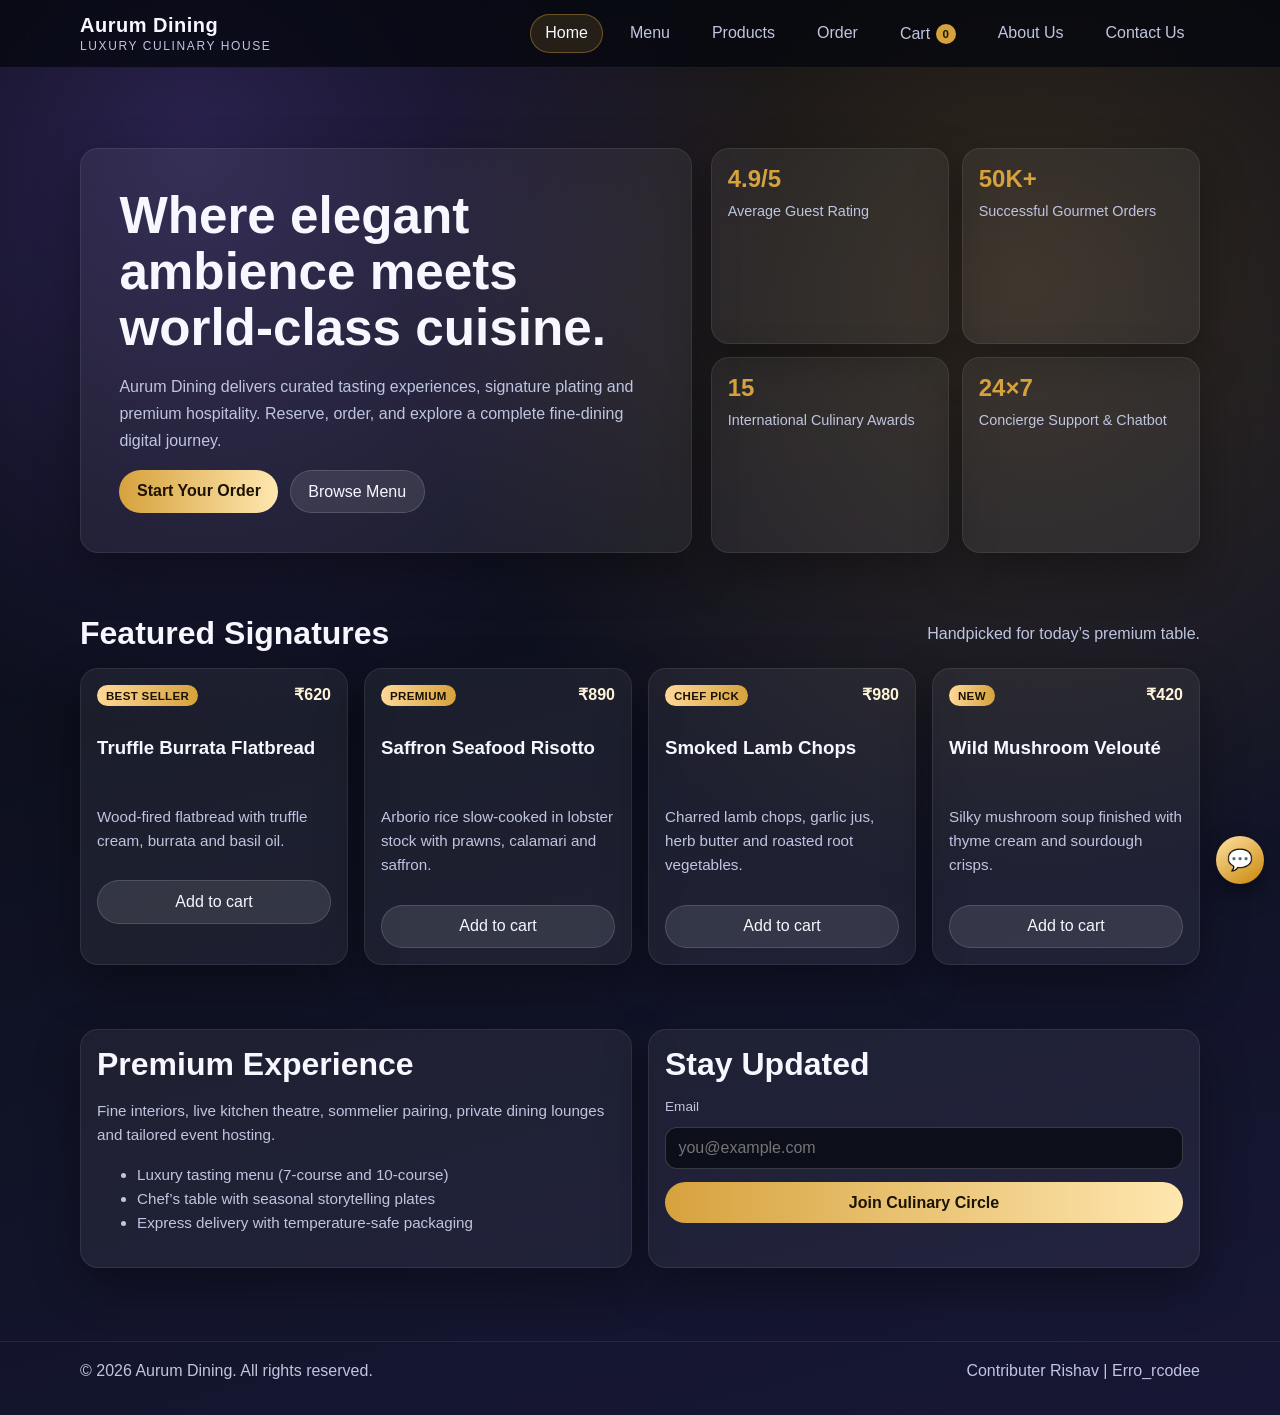
<file: index.html>
<!DOCTYPE html>
<html lang="en">
<head>
  <meta charset="UTF-8" />
  <meta name="viewport" content="width=device-width, initial-scale=1.0" />
  <title>Aurum Dining | Home</title>
  <link rel="stylesheet" href="style.css" />
</head>
<body data-page="home">
  <header>
    <div class="container nav">
      <a class="logo" href="index.html"><strong>Aurum Dining</strong><span>Luxury Culinary House</span></a>
      <nav class="nav-links">
        <a data-page="home" href="index.html">Home</a>
        <a data-page="menu" href="menu.html">Menu</a>
        <a data-page="products" href="products.html">Products</a>
        <a data-page="order" href="order.html">Order</a>
        <a data-page="cart" class="cart-pill" href="cart.html">Cart <span class="cart-count">0</span></a>
        <a data-page="about" href="about.html">About Us</a>
        <a data-page="contact" href="contact.html">Contact Us</a>
      </nav>
    </div>
  </header>

  <main class="container">
    <section class="hero">
      <div class="hero-grid">
        <article class="card hero-main">
          <h1>Where elegant ambience meets world-class cuisine.</h1>
          <p>
            Aurum Dining delivers curated tasting experiences, signature plating and premium hospitality.
            Reserve, order, and explore a complete fine-dining digital journey.
          </p>
          <div class="cta-row">
            <a class="btn btn-primary" href="order.html">Start Your Order</a>
            <a class="btn btn-secondary" href="menu.html">Browse Menu</a>
          </div>
        </article>
        <div class="metric-grid">
          <article class="card metric"><h3>4.9/5</h3><p>Average Guest Rating</p></article>
          <article class="card metric"><h3>50K+</h3><p>Successful Gourmet Orders</p></article>
          <article class="card metric"><h3>15</h3><p>International Culinary Awards</p></article>
          <article class="card metric"><h3>24×7</h3><p>Concierge Support & Chatbot</p></article>
        </div>
      </div>
    </section>

    <section class="section">
      <div class="section-title">
        <h2>Featured Signatures</h2>
        <p>Handpicked for today’s premium table.</p>
      </div>
      <div class="grid" id="featuredProducts"></div>
    </section>

    <section class="section split">
      <article class="card" style="padding:1rem;">
        <div class="section-title"><h2>Premium Experience</h2></div>
        <p class="muted">Fine interiors, live kitchen theatre, sommelier pairing, private dining lounges and tailored event hosting.</p>
        <ul class="muted">
          <li>Luxury tasting menu (7-course and 10-course)</li>
          <li>Chef’s table with seasonal storytelling plates</li>
          <li>Express delivery with temperature-safe packaging</li>
        </ul>
      </article>
      <article class="card" style="padding:1rem;">
        <div class="section-title"><h2>Stay Updated</h2></div>
        <form id="newsletterForm" class="form">
          <label for="newsletterEmail">Email</label>
          <input id="newsletterEmail" type="email" required placeholder="you@example.com" />
          <button class="btn btn-primary" type="submit">Join Culinary Circle</button>
        </form>
        <p id="newsletterNotice" class="notice" hidden>Thank you for subscribing. You’ll receive curated offers and chef updates.</p>
      </article>
    </section>
  </main>

  <footer>
    <div class="container footer-wrap">
      <span>© 2026 Aurum Dining. All rights reserved.</span>
      <span>Contributer Rishav | Erro_rcodee</span>
    </div>
  </footer>

  <script src="script.js"></script>
</body>
</html>
</file>
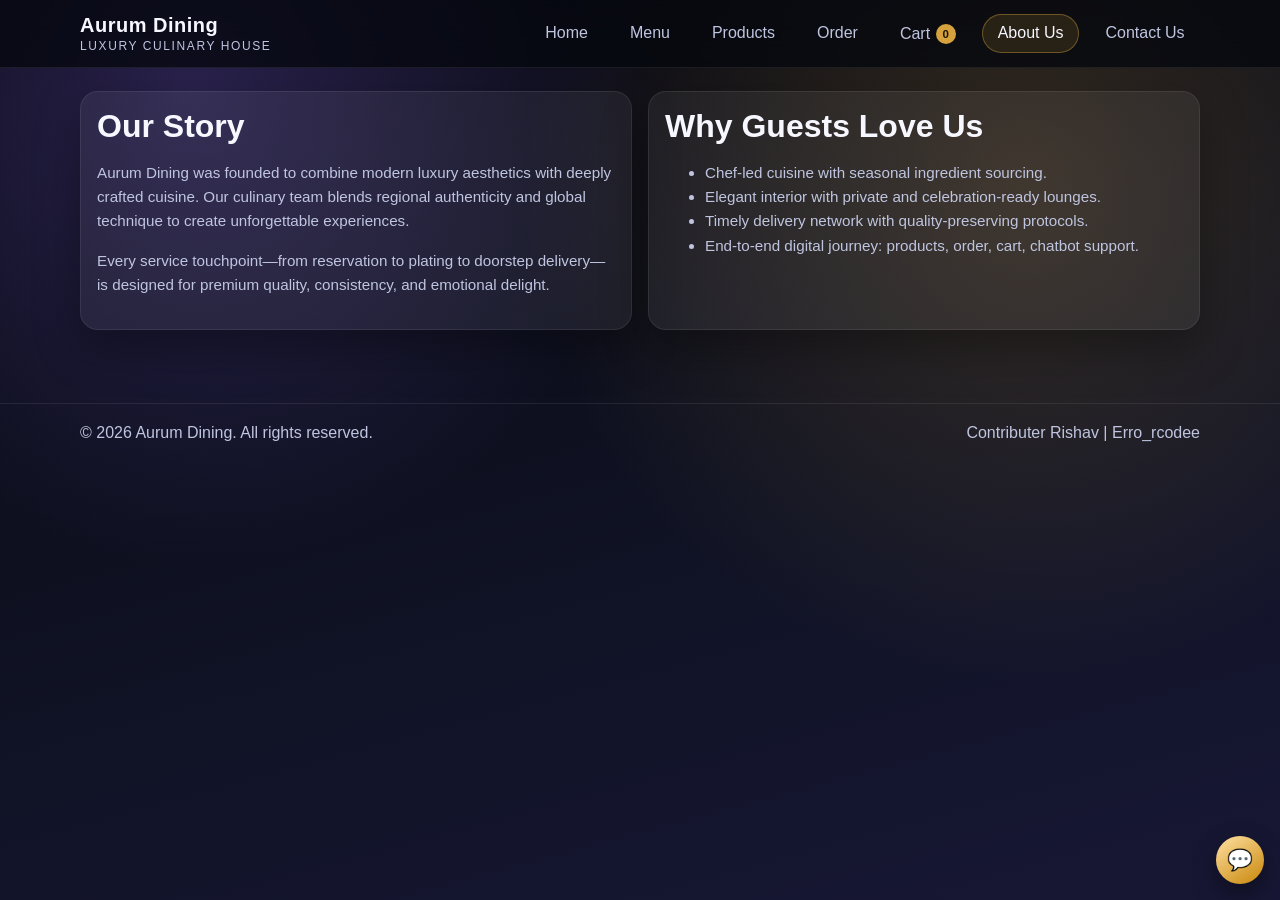
<file: about.html>
<!DOCTYPE html>
<html lang="en">
<head>
  <meta charset="UTF-8" />
  <meta name="viewport" content="width=device-width, initial-scale=1.0" />
  <title>Aurum Dining | About Us</title>
  <link rel="stylesheet" href="style.css" />
</head>
<body data-page="about">
  <header>
    <div class="container nav">
      <a class="logo" href="index.html"><strong>Aurum Dining</strong><span>Luxury Culinary House</span></a>
      <nav class="nav-links">
        <a data-page="home" href="index.html">Home</a>
        <a data-page="menu" href="menu.html">Menu</a>
        <a data-page="products" href="products.html">Products</a>
        <a data-page="order" href="order.html">Order</a>
        <a data-page="cart" class="cart-pill" href="cart.html">Cart <span class="cart-count">0</span></a>
        <a data-page="about" href="about.html">About Us</a>
        <a data-page="contact" href="contact.html">Contact Us</a>
      </nav>
    </div>
  </header>

  <main class="container section split">
    <article class="card" style="padding:1rem;">
      <div class="section-title"><h2>Our Story</h2></div>
      <p class="muted">
        Aurum Dining was founded to combine modern luxury aesthetics with deeply crafted cuisine.
        Our culinary team blends regional authenticity and global technique to create unforgettable experiences.
      </p>
      <p class="muted">
        Every service touchpoint—from reservation to plating to doorstep delivery—is designed for premium quality,
        consistency, and emotional delight.
      </p>
    </article>

    <article class="card" style="padding:1rem;">
      <div class="section-title"><h2>Why Guests Love Us</h2></div>
      <ul class="muted">
        <li>Chef-led cuisine with seasonal ingredient sourcing.</li>
        <li>Elegant interior with private and celebration-ready lounges.</li>
        <li>Timely delivery network with quality-preserving protocols.</li>
        <li>End-to-end digital journey: products, order, cart, chatbot support.</li>
      </ul>
    </article>
  </main>

  <footer>
    <div class="container footer-wrap">
      <span>© 2026 Aurum Dining. All rights reserved.</span>
      <span>Contributer Rishav | Erro_rcodee</span>
    </div>
  </footer>

  <script src="script.js"></script>
</body>
</html>
</file>
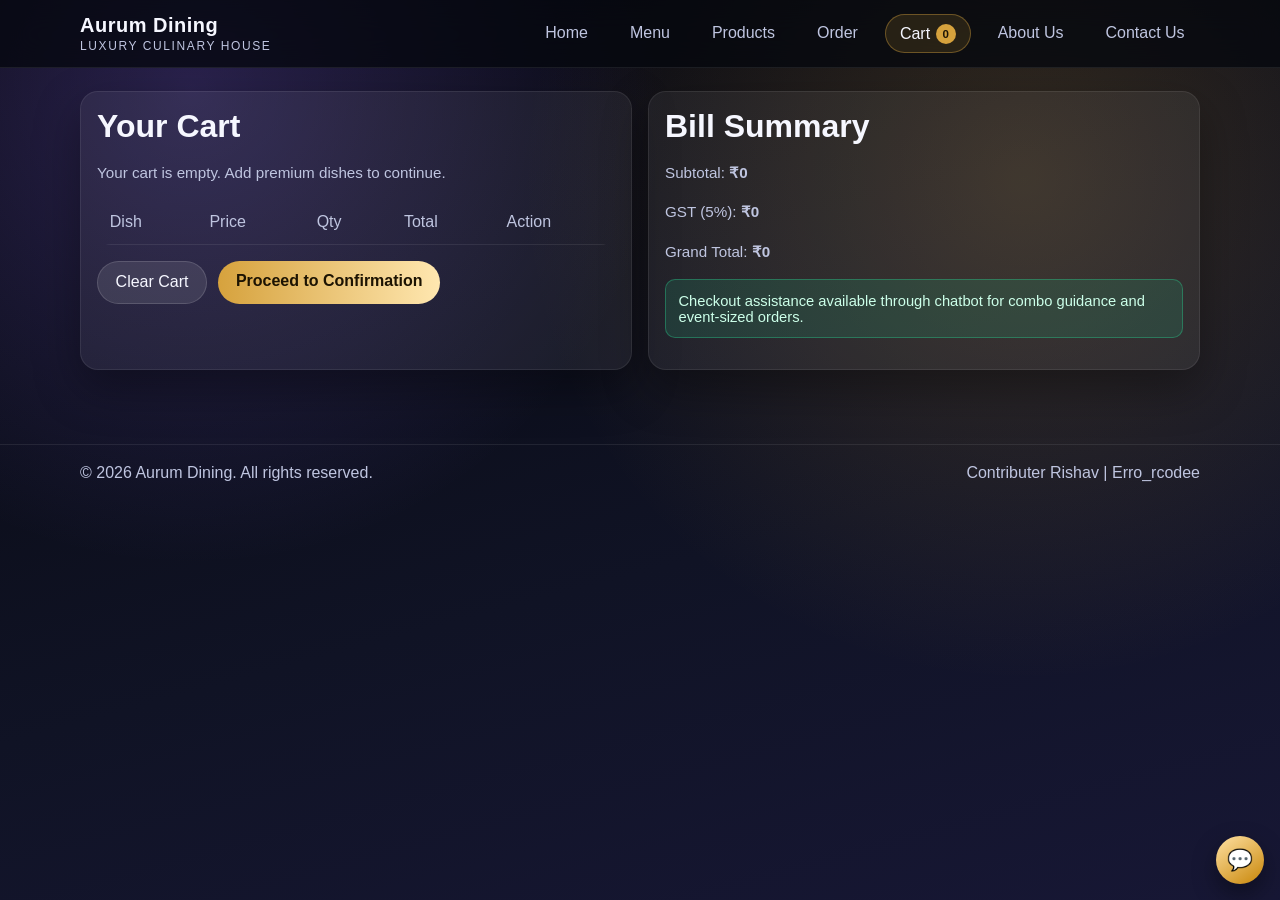
<file: cart.html>
<!DOCTYPE html>
<html lang="en">
<head>
  <meta charset="UTF-8" />
  <meta name="viewport" content="width=device-width, initial-scale=1.0" />
  <title>Aurum Dining | Cart</title>
  <link rel="stylesheet" href="style.css" />
</head>
<body data-page="cart">
  <header>
    <div class="container nav">
      <a class="logo" href="index.html"><strong>Aurum Dining</strong><span>Luxury Culinary House</span></a>
      <nav class="nav-links">
        <a data-page="home" href="index.html">Home</a>
        <a data-page="menu" href="menu.html">Menu</a>
        <a data-page="products" href="products.html">Products</a>
        <a data-page="order" href="order.html">Order</a>
        <a data-page="cart" class="cart-pill" href="cart.html">Cart <span class="cart-count">0</span></a>
        <a data-page="about" href="about.html">About Us</a>
        <a data-page="contact" href="contact.html">Contact Us</a>
      </nav>
    </div>
  </header>

  <main class="container section split">
    <article class="card" style="padding:1rem; overflow:auto;">
      <div class="section-title"><h2>Your Cart</h2></div>
      <p id="cartEmpty" class="muted" hidden>Your cart is empty. Add premium dishes to continue.</p>
      <table class="table">
        <thead>
          <tr><th>Dish</th><th>Price</th><th>Qty</th><th>Total</th><th>Action</th></tr>
        </thead>
        <tbody id="cartBody"></tbody>
      </table>
      <div class="cta-row" style="margin-top:1rem;">
        <button class="btn btn-secondary" id="clearCart">Clear Cart</button>
        <a class="btn btn-primary" href="contact.html">Proceed to Confirmation</a>
      </div>
    </article>

    <article class="card" style="padding:1rem;">
      <div class="section-title"><h2>Bill Summary</h2></div>
      <p class="muted">Subtotal: <strong id="cartSubtotal">₹0</strong></p>
      <p class="muted">GST (5%): <strong id="cartTax">₹0</strong></p>
      <p class="muted">Grand Total: <strong id="cartFinal">₹0</strong></p>
      <p class="notice">Checkout assistance available through chatbot for combo guidance and event-sized orders.</p>
    </article>
  </main>

  <footer>
    <div class="container footer-wrap">
      <span>© 2026 Aurum Dining. All rights reserved.</span>
      <span>Contributer Rishav | Erro_rcodee</span>
    </div>
  </footer>

  <script src="script.js"></script>
</body>
</html>
</file>
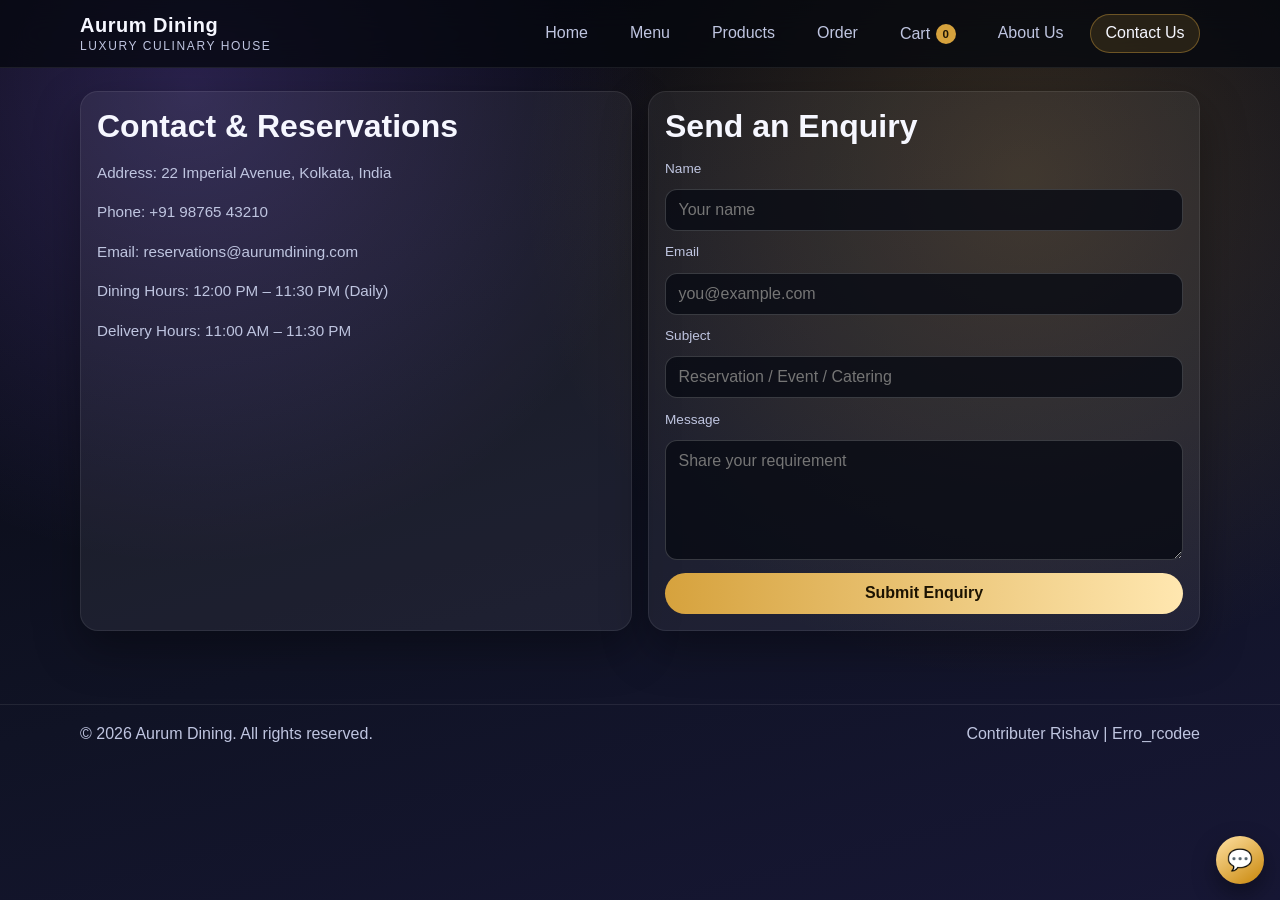
<file: contact.html>
<!DOCTYPE html>
<html lang="en">
<head>
  <meta charset="UTF-8" />
  <meta name="viewport" content="width=device-width, initial-scale=1.0" />
  <title>Aurum Dining | Contact Us</title>
  <link rel="stylesheet" href="style.css" />
</head>
<body data-page="contact">
  <header>
    <div class="container nav">
      <a class="logo" href="index.html"><strong>Aurum Dining</strong><span>Luxury Culinary House</span></a>
      <nav class="nav-links">
        <a data-page="home" href="index.html">Home</a>
        <a data-page="menu" href="menu.html">Menu</a>
        <a data-page="products" href="products.html">Products</a>
        <a data-page="order" href="order.html">Order</a>
        <a data-page="cart" class="cart-pill" href="cart.html">Cart <span class="cart-count">0</span></a>
        <a data-page="about" href="about.html">About Us</a>
        <a data-page="contact" href="contact.html">Contact Us</a>
      </nav>
    </div>
  </header>

  <main class="container section split">
    <article class="card" style="padding:1rem;">
      <div class="section-title"><h2>Contact & Reservations</h2></div>
      <p class="muted">Address: 22 Imperial Avenue, Kolkata, India</p>
      <p class="muted">Phone: +91 98765 43210</p>
      <p class="muted">Email: reservations@aurumdining.com</p>
      <p class="muted">Dining Hours: 12:00 PM – 11:30 PM (Daily)</p>
      <p class="muted">Delivery Hours: 11:00 AM – 11:30 PM</p>
    </article>

    <article class="card" style="padding:1rem;">
      <div class="section-title"><h2>Send an Enquiry</h2></div>
      <form id="contactForm" class="form">
        <label for="name">Name</label>
        <input id="name" type="text" required placeholder="Your name" />

        <label for="email">Email</label>
        <input id="email" type="email" required placeholder="you@example.com" />

        <label for="subject">Subject</label>
        <input id="subject" type="text" required placeholder="Reservation / Event / Catering" />

        <label for="message">Message</label>
        <textarea id="message" required placeholder="Share your requirement"></textarea>

        <button class="btn btn-primary" type="submit">Submit Enquiry</button>
      </form>
      <p id="contactNotice" class="notice" hidden>Thank you. Our concierge team will contact you shortly.</p>
    </article>
  </main>

  <footer>
    <div class="container footer-wrap">
      <span>© 2026 Aurum Dining. All rights reserved.</span>
      <span>Contributer Rishav | Erro_rcodee</span>
    </div>
  </footer>

  <script src="script.js"></script>
</body>
</html>
</file>
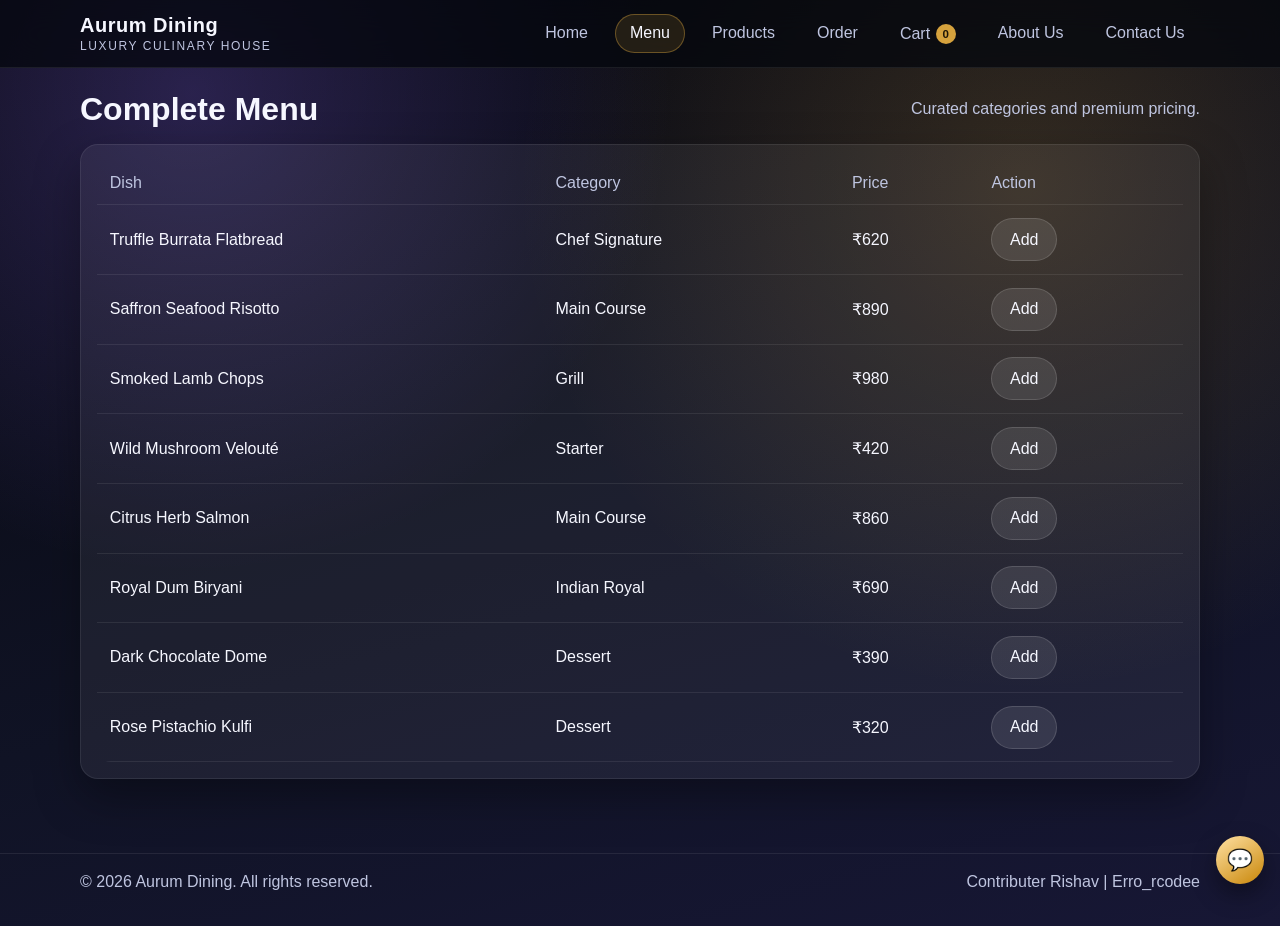
<file: menu.html>
<!DOCTYPE html>
<html lang="en">
<head>
  <meta charset="UTF-8" />
  <meta name="viewport" content="width=device-width, initial-scale=1.0" />
  <title>Aurum Dining | Menu</title>
  <link rel="stylesheet" href="style.css" />
</head>
<body data-page="menu">
  <header>
    <div class="container nav">
      <a class="logo" href="index.html"><strong>Aurum Dining</strong><span>Luxury Culinary House</span></a>
      <nav class="nav-links">
        <a data-page="home" href="index.html">Home</a>
        <a data-page="menu" href="menu.html">Menu</a>
        <a data-page="products" href="products.html">Products</a>
        <a data-page="order" href="order.html">Order</a>
        <a data-page="cart" class="cart-pill" href="cart.html">Cart <span class="cart-count">0</span></a>
        <a data-page="about" href="about.html">About Us</a>
        <a data-page="contact" href="contact.html">Contact Us</a>
      </nav>
    </div>
  </header>

  <main class="container section">
    <div class="section-title">
      <h2>Complete Menu</h2>
      <p>Curated categories and premium pricing.</p>
    </div>
    <article class="card" style="padding:1rem; overflow:auto;">
      <table class="table">
        <thead>
          <tr><th>Dish</th><th>Category</th><th>Price</th><th>Action</th></tr>
        </thead>
        <tbody id="menuTableBody"></tbody>
      </table>
    </article>
  </main>

  <footer>
    <div class="container footer-wrap">
      <span>© 2026 Aurum Dining. All rights reserved.</span>
      <span>Contributer Rishav | Erro_rcodee</span>
    </div>
  </footer>

  <script src="script.js"></script>
</body>
</html>
</file>
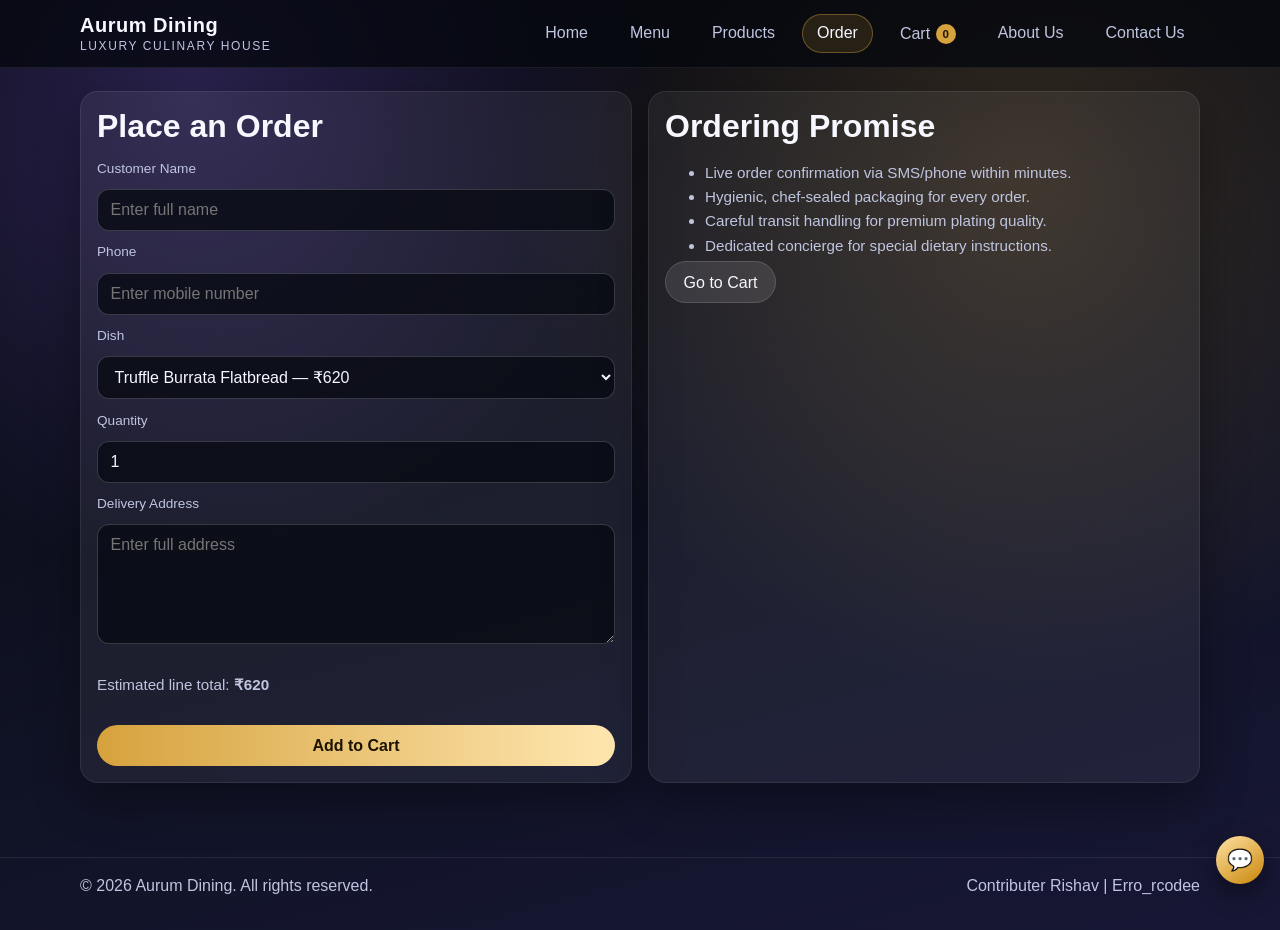
<file: order.html>
<!DOCTYPE html>
<html lang="en">
<head>
  <meta charset="UTF-8" />
  <meta name="viewport" content="width=device-width, initial-scale=1.0" />
  <title>Aurum Dining | Order</title>
  <link rel="stylesheet" href="style.css" />
</head>
<body data-page="order">
  <header>
    <div class="container nav">
      <a class="logo" href="index.html"><strong>Aurum Dining</strong><span>Luxury Culinary House</span></a>
      <nav class="nav-links">
        <a data-page="home" href="index.html">Home</a>
        <a data-page="menu" href="menu.html">Menu</a>
        <a data-page="products" href="products.html">Products</a>
        <a data-page="order" href="order.html">Order</a>
        <a data-page="cart" class="cart-pill" href="cart.html">Cart <span class="cart-count">0</span></a>
        <a data-page="about" href="about.html">About Us</a>
        <a data-page="contact" href="contact.html">Contact Us</a>
      </nav>
    </div>
  </header>

  <main class="container section split">
    <article class="card" style="padding:1rem;">
      <div class="section-title"><h2>Place an Order</h2></div>
      <form id="orderForm" class="form">
        <label for="orderName">Customer Name</label>
        <input id="orderName" type="text" required placeholder="Enter full name" />

        <label for="orderPhone">Phone</label>
        <input id="orderPhone" type="tel" required placeholder="Enter mobile number" />

        <label for="orderProduct">Dish</label>
        <select id="orderProduct"></select>

        <label for="orderQty">Quantity</label>
        <input id="orderQty" type="number" min="1" value="1" required />

        <label for="orderAddress">Delivery Address</label>
        <textarea id="orderAddress" required placeholder="Enter full address"></textarea>

        <p class="muted">Estimated line total: <strong id="orderTotal">₹0</strong></p>
        <button class="btn btn-primary" type="submit">Add to Cart</button>
      </form>
      <p id="orderNotice" class="notice" hidden></p>
    </article>

    <article class="card" style="padding:1rem;">
      <div class="section-title"><h2>Ordering Promise</h2></div>
      <ul class="muted">
        <li>Live order confirmation via SMS/phone within minutes.</li>
        <li>Hygienic, chef-sealed packaging for every order.</li>
        <li>Careful transit handling for premium plating quality.</li>
        <li>Dedicated concierge for special dietary instructions.</li>
      </ul>
      <a class="btn btn-secondary" href="cart.html">Go to Cart</a>
    </article>
  </main>

  <footer>
    <div class="container footer-wrap">
      <span>© 2026 Aurum Dining. All rights reserved.</span>
      <span>Contributer Rishav | Erro_rcodee</span>
    </div>
  </footer>

  <script src="script.js"></script>
</body>
</html>
</file>
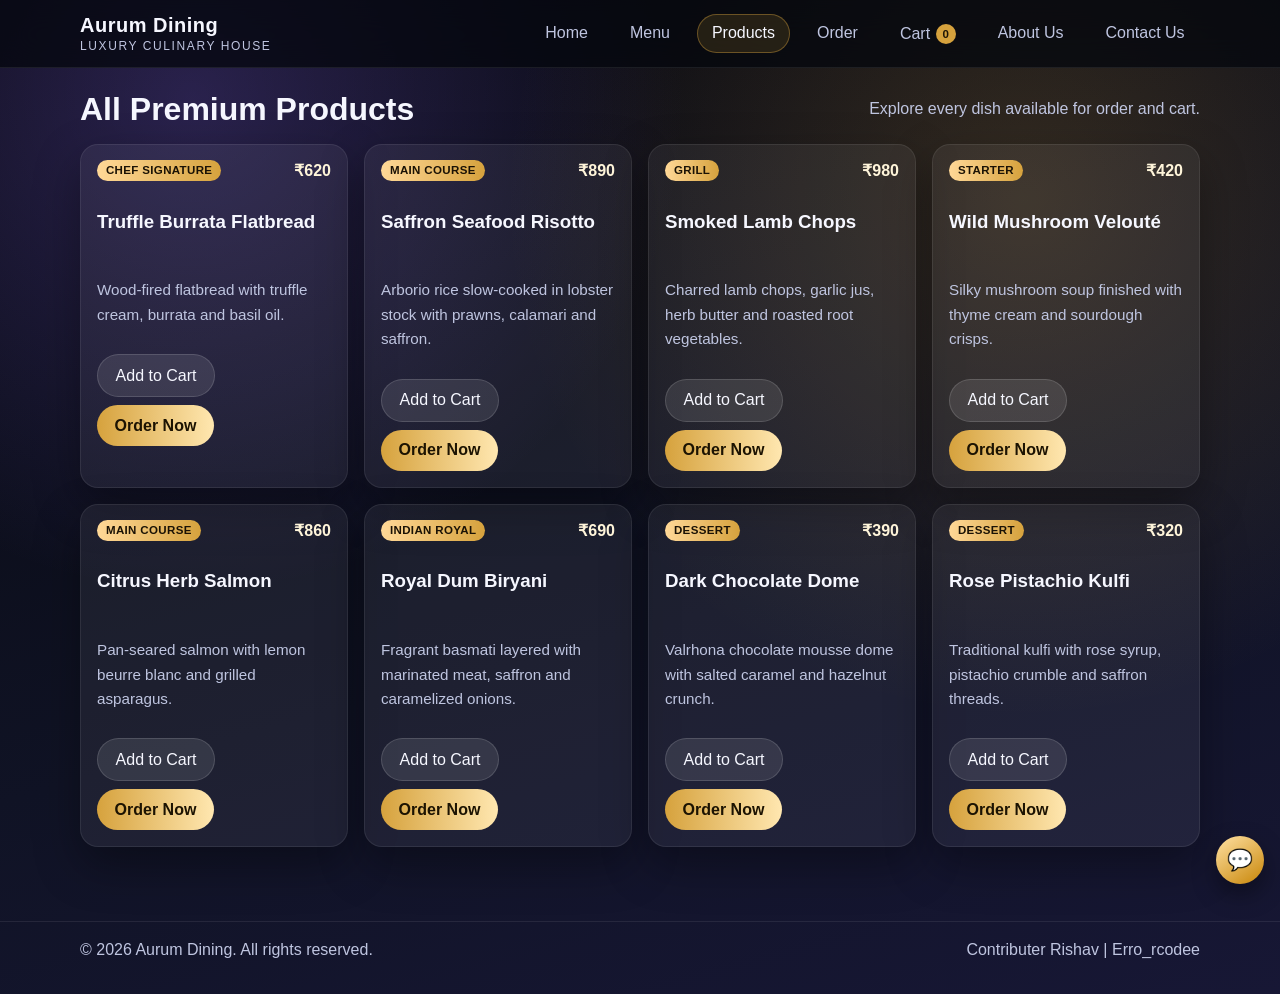
<file: products.html>
<!DOCTYPE html>
<html lang="en">
<head>
  <meta charset="UTF-8" />
  <meta name="viewport" content="width=device-width, initial-scale=1.0" />
  <title>Aurum Dining | Products</title>
  <link rel="stylesheet" href="style.css" />
</head>
<body data-page="products">
  <header>
    <div class="container nav">
      <a class="logo" href="index.html"><strong>Aurum Dining</strong><span>Luxury Culinary House</span></a>
      <nav class="nav-links">
        <a data-page="home" href="index.html">Home</a>
        <a data-page="menu" href="menu.html">Menu</a>
        <a data-page="products" href="products.html">Products</a>
        <a data-page="order" href="order.html">Order</a>
        <a data-page="cart" class="cart-pill" href="cart.html">Cart <span class="cart-count">0</span></a>
        <a data-page="about" href="about.html">About Us</a>
        <a data-page="contact" href="contact.html">Contact Us</a>
      </nav>
    </div>
  </header>

  <main class="container section">
    <div class="section-title">
      <h2>All Premium Products</h2>
      <p>Explore every dish available for order and cart.</p>
    </div>
    <div class="grid" id="productsGrid"></div>
  </main>

  <footer>
    <div class="container footer-wrap">
      <span>© 2026 Aurum Dining. All rights reserved.</span>
      <span>Contributer Rishav | Erro_rcodee</span>
    </div>
  </footer>

  <script src="script.js"></script>
</body>
</html>
</file>
<file: style.css>
:root {
  --bg: #07080f;
  --surface: rgba(255, 255, 255, 0.06);
  --surface-strong: rgba(255, 255, 255, 0.12);
  --text: #f6f7ff;
  --muted: #bfc5e0;
  --accent: #d6a23d;
  --accent-2: #8f6bff;
  --success: #28c98b;
  --danger: #ff6f91;
  --radius: 18px;
  --shadow: 0 18px 45px rgba(0, 0, 0, 0.35);
}

* {
  box-sizing: border-box;
}

html,
body {
  margin: 0;
  padding: 0;
  scroll-behavior: smooth;
}

body {
  font-family: "Inter", "Segoe UI", sans-serif;
  color: var(--text);
  background:
    radial-gradient(circle at 15% 10%, rgba(143, 107, 255, 0.25), transparent 35%),
    radial-gradient(circle at 80% 20%, rgba(214, 162, 61, 0.2), transparent 40%),
    linear-gradient(165deg, #06070d 0%, #101325 60%, #171735 100%);
  min-height: 100vh;
}

a {
  color: inherit;
  text-decoration: none;
}

.container {
  width: min(1120px, 92%);
  margin: 0 auto;
}

header {
  position: sticky;
  top: 0;
  z-index: 100;
  backdrop-filter: blur(16px);
  background: rgba(5, 7, 14, 0.75);
  border-bottom: 1px solid rgba(255, 255, 255, 0.08);
}

.nav {
  display: flex;
  align-items: center;
  justify-content: space-between;
  gap: 1rem;
  padding: 0.9rem 0;
}

.logo {
  display: flex;
  flex-direction: column;
  gap: 0.1rem;
}

.logo strong {
  font-size: 1.25rem;
  letter-spacing: 0.5px;
}

.logo span {
  font-size: 0.75rem;
  color: var(--muted);
  letter-spacing: 1.6px;
  text-transform: uppercase;
}

.nav-links {
  display: flex;
  flex-wrap: wrap;
  gap: 0.7rem;
  justify-content: flex-end;
}

.nav-links a {
  padding: 0.52rem 0.9rem;
  border-radius: 999px;
  color: var(--muted);
  transition: all 0.25s ease;
  border: 1px solid transparent;
}

.nav-links a:hover,
.nav-links a.active {
  color: var(--text);
  border-color: rgba(214, 162, 61, 0.4);
  background: rgba(214, 162, 61, 0.14);
}

.cart-pill {
  display: inline-flex;
  align-items: center;
  gap: 0.35rem;
}

.cart-count {
  min-width: 1.25rem;
  height: 1.25rem;
  padding: 0 0.35rem;
  border-radius: 999px;
  background: var(--accent);
  color: #1f1606;
  display: inline-flex;
  align-items: center;
  justify-content: center;
  font-size: 0.72rem;
  font-weight: 700;
}

.hero {
  padding: 5rem 0 2.5rem;
}

.hero-grid {
  display: grid;
  grid-template-columns: 1.25fr 1fr;
  gap: 1.2rem;
}

.card {
  background: var(--surface);
  border: 1px solid rgba(255, 255, 255, 0.08);
  border-radius: var(--radius);
  box-shadow: var(--shadow);
}

.hero-main {
  padding: clamp(1.5rem, 3vw, 2.4rem);
  animation: floatIn 900ms ease;
}

.hero h1 {
  margin: 0;
  font-size: clamp(2rem, 5vw, 3.2rem);
  line-height: 1.1;
}

.hero p {
  color: var(--muted);
  font-size: 1rem;
  line-height: 1.7;
}

.cta-row {
  display: flex;
  gap: 0.7rem;
  flex-wrap: wrap;
  margin-top: 1rem;
}

.btn {
  border: 0;
  border-radius: 999px;
  font: inherit;
  padding: 0.72rem 1.1rem;
  cursor: pointer;
  transition: transform 0.2s ease, box-shadow 0.2s ease, opacity 0.2s ease;
}

.btn:hover {
  transform: translateY(-1px);
}

.btn-primary {
  background: linear-gradient(90deg, var(--accent), #ffe7b0);
  color: #1c1302;
  font-weight: 700;
}

.btn-secondary {
  background: rgba(255, 255, 255, 0.1);
  color: var(--text);
  border: 1px solid rgba(255, 255, 255, 0.14);
}

.metric-grid {
  display: grid;
  grid-template-columns: repeat(2, 1fr);
  gap: 0.8rem;
}

.metric {
  padding: 1rem;
  animation: floatIn 1000ms ease;
}

.metric h3 {
  margin: 0;
  font-size: 1.5rem;
  color: var(--accent);
}

.metric p {
  margin: 0.35rem 0 0;
  color: var(--muted);
  font-size: 0.9rem;
}

.section {
  padding: 1.4rem 0 2.6rem;
}

.section-title {
  display: flex;
  align-items: center;
  justify-content: space-between;
  gap: 0.7rem;
  margin-bottom: 1rem;
}

.section-title h2 {
  margin: 0;
  font-size: clamp(1.2rem, 2.7vw, 2rem);
}

.section-title p {
  margin: 0;
  color: var(--muted);
}

.grid {
  display: grid;
  grid-template-columns: repeat(auto-fill, minmax(240px, 1fr));
  gap: 1rem;
}

.item-card {
  padding: 1rem;
  display: flex;
  flex-direction: column;
  gap: 0.75rem;
  transform: translateY(8px);
  opacity: 0;
  animation: riseUp 650ms ease forwards;
}

.item-top {
  display: flex;
  justify-content: space-between;
  align-items: flex-start;
  gap: 0.5rem;
}

.badge {
  font-size: 0.72rem;
  letter-spacing: 0.35px;
  text-transform: uppercase;
  color: #1a1205;
  background: linear-gradient(90deg, #ffd897, var(--accent));
  padding: 0.28rem 0.56rem;
  border-radius: 999px;
  font-weight: 700;
}

.price {
  color: #fff5da;
  font-weight: 700;
}

.muted {
  color: var(--muted);
  font-size: 0.95rem;
  line-height: 1.6;
}

.split {
  display: grid;
  grid-template-columns: 1fr 1fr;
  gap: 1rem;
}

.form {
  display: grid;
  gap: 0.82rem;
}

.form label {
  font-size: 0.85rem;
  color: var(--muted);
}

.form input,
.form textarea,
.form select {
  width: 100%;
  border: 1px solid rgba(255, 255, 255, 0.18);
  background: rgba(8, 10, 19, 0.8);
  color: var(--text);
  padding: 0.7rem 0.78rem;
  border-radius: 12px;
  font: inherit;
}

.form textarea {
  min-height: 120px;
  resize: vertical;
}

.notice {
  padding: 0.78rem;
  border-radius: 10px;
  background: rgba(40, 201, 139, 0.14);
  border: 1px solid rgba(40, 201, 139, 0.4);
  color: #ccffe9;
  font-size: 0.92rem;
}

.table {
  width: 100%;
  border-collapse: collapse;
  overflow: hidden;
  border-radius: 14px;
}

.table th,
.table td {
  padding: 0.8rem;
  border-bottom: 1px solid rgba(255, 255, 255, 0.08);
  text-align: left;
}

.table th {
  color: var(--muted);
  font-weight: 500;
}

.cart-actions {
  display: flex;
  gap: 0.5rem;
  flex-wrap: wrap;
}

.qty {
  width: 70px;
}

footer {
  border-top: 1px solid rgba(255, 255, 255, 0.08);
  margin-top: 2rem;
}

.footer-wrap {
  padding: 1.2rem 0 2.2rem;
  display: flex;
  justify-content: space-between;
  gap: 1rem;
  flex-wrap: wrap;
  color: var(--muted);
}

/* Chatbot */
.chatbot {
  position: fixed;
  right: 1rem;
  bottom: 1rem;
  z-index: 250;
}

.chatbot-toggle {
  border: none;
  border-radius: 999px;
  width: 3rem;
  height: 3rem;
  cursor: pointer;
  font-size: 1.3rem;
  background: linear-gradient(145deg, #ffe1a3, #c88608);
  box-shadow: 0 10px 25px rgba(0, 0, 0, 0.4);
}

.chatbot-panel {
  width: min(92vw, 340px);
  margin-top: 0.6rem;
  border-radius: 16px;
  background: rgba(9, 11, 21, 0.97);
  border: 1px solid rgba(255, 255, 255, 0.18);
  box-shadow: var(--shadow);
  overflow: hidden;
  display: none;
}

.chatbot.open .chatbot-panel {
  display: block;
  animation: floatIn 300ms ease;
}

.chatbot-head {
  padding: 0.78rem;
  display: flex;
  justify-content: space-between;
  align-items: center;
  border-bottom: 1px solid rgba(255, 255, 255, 0.08);
}

.chatbot-body {
  padding: 0.78rem;
  max-height: 340px;
  overflow: auto;
  display: grid;
  gap: 0.65rem;
}

.chat-line {
  font-size: 0.9rem;
  padding: 0.58rem 0.62rem;
  border-radius: 10px;
  line-height: 1.5;
}

.chat-line.user {
  background: rgba(143, 107, 255, 0.2);
}

.chat-line.bot {
  background: rgba(255, 255, 255, 0.07);
}

.question-grid {
  display: grid;
  gap: 0.45rem;
}

.question-btn {
  text-align: left;
  width: 100%;
  border: 1px solid rgba(255, 255, 255, 0.12);
  background: rgba(255, 255, 255, 0.03);
  color: var(--text);
  border-radius: 10px;
  padding: 0.48rem 0.58rem;
  cursor: pointer;
}

@keyframes floatIn {
  from {
    opacity: 0;
    transform: translateY(10px);
  }
  to {
    opacity: 1;
    transform: translateY(0);
  }
}

@keyframes riseUp {
  to {
    opacity: 1;
    transform: translateY(0);
  }
}

@media (max-width: 900px) {
  .hero-grid,
  .split {
    grid-template-columns: 1fr;
  }

  .nav {
    align-items: flex-start;
    flex-direction: column;
  }

  .nav-links {
    width: 100%;
    justify-content: flex-start;
  }

  .footer-wrap {
    flex-direction: column;
  }
}
</file>
